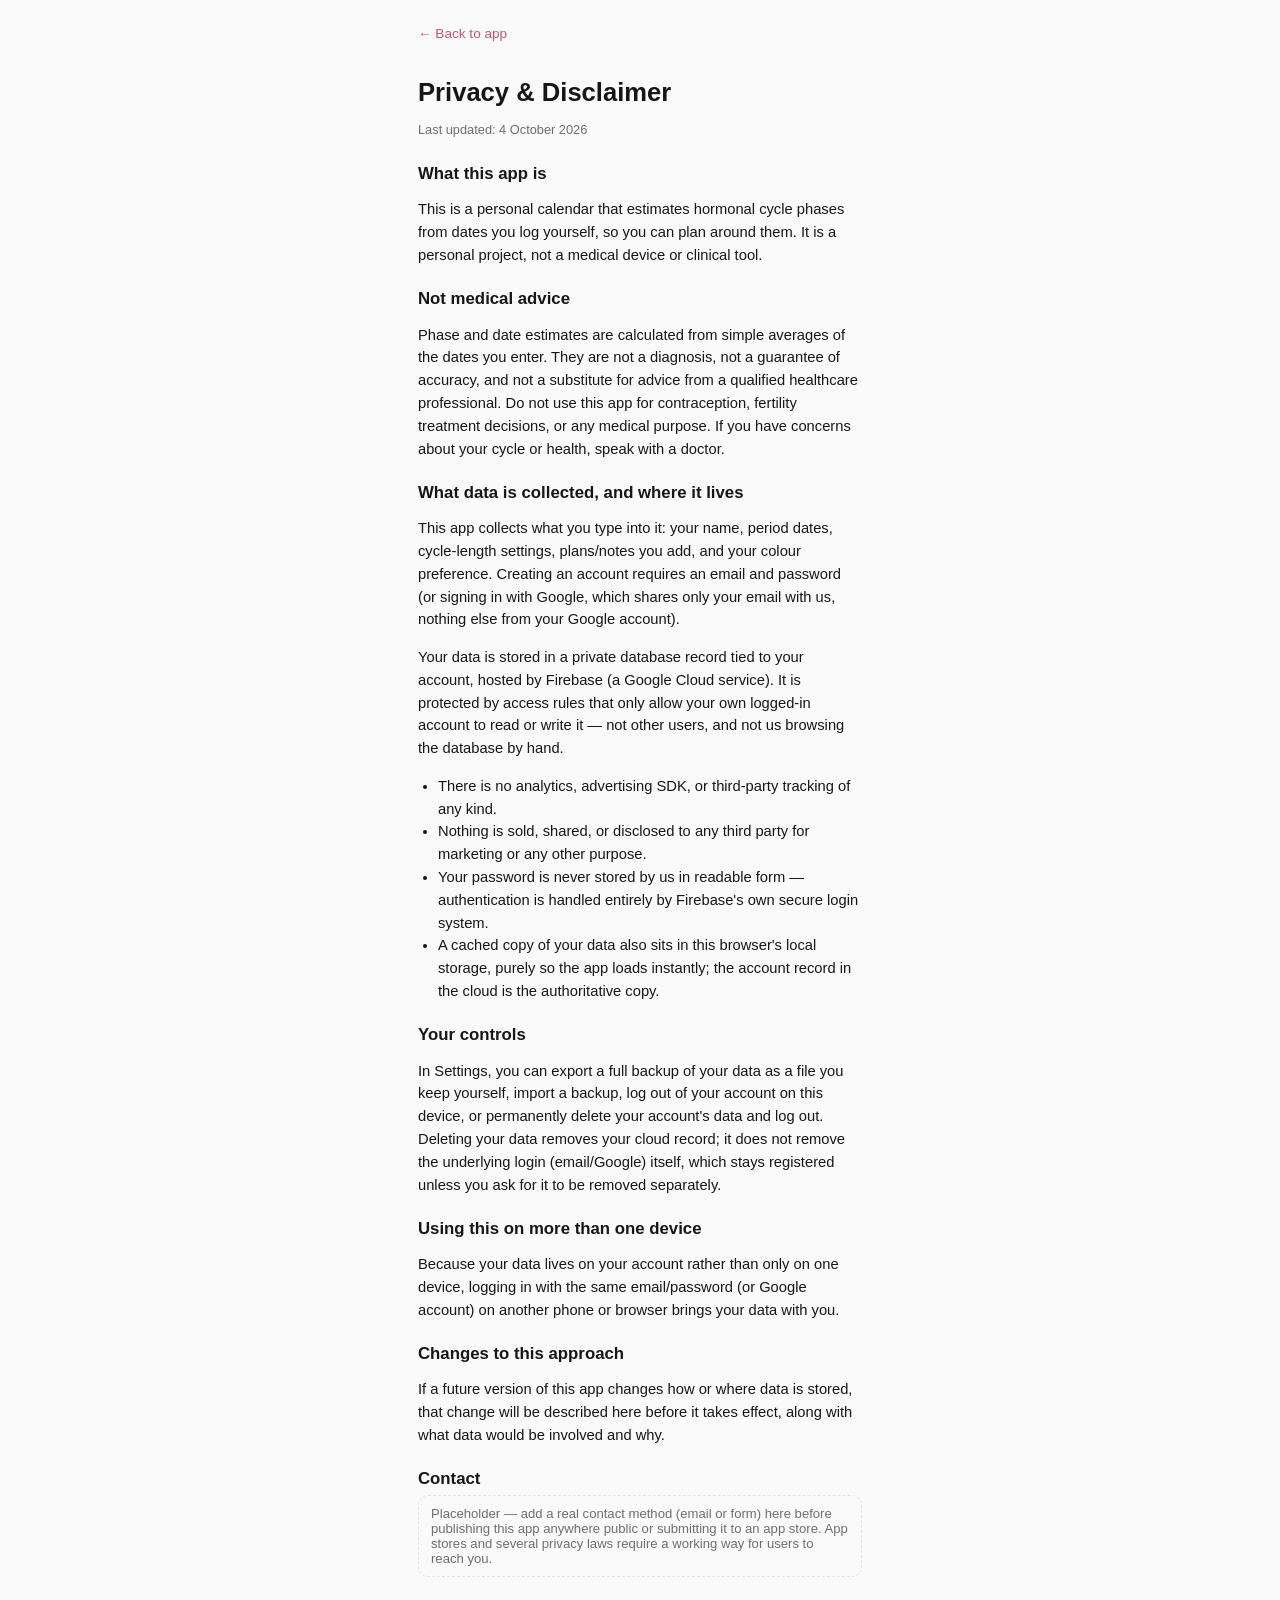
<file: privacy.html>
<!DOCTYPE html>
<html lang="en">
<head>
  <meta charset="UTF-8" />
  <meta name="viewport" content="width=device-width, initial-scale=1.0" />
  <title>Privacy & Disclaimer — Cycle Calendar</title>
  <link rel="stylesheet" href="styles.css" />
  <style>
    .policy { max-width: 480px; margin: 0 auto; padding: 24px 18px 50px; }
    .policy h1 { font-family: var(--serif); font-size: 1.6rem; margin-bottom: 4px; }
    .policy .updated { color: var(--text-muted); font-size: 0.8rem; margin-bottom: 24px; }
    .policy section { margin-bottom: 22px; }
    .policy h2 { font-family: var(--serif); font-size: 1.05rem; margin-bottom: 6px; }
    .policy p, .policy li { font-size: 0.92rem; line-height: 1.55; color: var(--text); }
    .policy ul { padding-left: 20px; margin: 6px 0; }
    .policy .placeholder { background: var(--bg-1); border: 1px dashed var(--border); border-radius: 10px; padding: 10px 12px; font-size: 0.82rem; color: var(--text-muted); }
    .back-link { display: inline-block; margin-bottom: 20px; color: var(--accent); text-decoration: none; font-size: 0.85rem; }
  </style>
</head>
<body>
  <div class="policy">
    <a class="back-link" href="index.html">&larr; Back to app</a>
    <h1>Privacy & Disclaimer</h1>
    <p class="updated">Last updated: 4 October 2026</p>

    <section>
      <h2>What this app is</h2>
      <p>This is a personal calendar that estimates hormonal cycle phases from dates you log yourself, so you can plan around them. It is a personal project, not a medical device or clinical tool.</p>
    </section>

    <section>
      <h2>Not medical advice</h2>
      <p>Phase and date estimates are calculated from simple averages of the dates you enter. They are not a diagnosis, not a guarantee of accuracy, and not a substitute for advice from a qualified healthcare professional. Do not use this app for contraception, fertility treatment decisions, or any medical purpose. If you have concerns about your cycle or health, speak with a doctor.</p>
    </section>

    <section>
      <h2>What data is collected, and where it lives</h2>
      <p>This app collects what you type into it: your name, period dates, cycle-length settings, plans/notes you add, and your colour preference. Creating an account requires an email and password (or signing in with Google, which shares only your email with us, nothing else from your Google account).</p>
      <p>Your data is stored in a private database record tied to your account, hosted by Firebase (a Google Cloud service). It is protected by access rules that only allow your own logged-in account to read or write it — not other users, and not us browsing the database by hand.</p>
      <ul>
        <li>There is no analytics, advertising SDK, or third-party tracking of any kind.</li>
        <li>Nothing is sold, shared, or disclosed to any third party for marketing or any other purpose.</li>
        <li>Your password is never stored by us in readable form — authentication is handled entirely by Firebase's own secure login system.</li>
        <li>A cached copy of your data also sits in this browser's local storage, purely so the app loads instantly; the account record in the cloud is the authoritative copy.</li>
      </ul>
    </section>

    <section>
      <h2>Your controls</h2>
      <p>In Settings, you can export a full backup of your data as a file you keep yourself, import a backup, log out of your account on this device, or permanently delete your account's data and log out. Deleting your data removes your cloud record; it does not remove the underlying login (email/Google) itself, which stays registered unless you ask for it to be removed separately.</p>
    </section>

    <section>
      <h2>Using this on more than one device</h2>
      <p>Because your data lives on your account rather than only on one device, logging in with the same email/password (or Google account) on another phone or browser brings your data with you.</p>
    </section>

    <section>
      <h2>Changes to this approach</h2>
      <p>If a future version of this app changes how or where data is stored, that change will be described here before it takes effect, along with what data would be involved and why.</p>
    </section>

    <section>
      <h2>Contact</h2>
      <div class="placeholder">Placeholder — add a real contact method (email or form) here before publishing this app anywhere public or submitting it to an app store. App stores and several privacy laws require a working way for users to reach you.</div>
    </section>
  </div>
</body>
</html>
</file>
<file: styles.css>
:root {
  --bg-1: #fafafa;
  --bg-2: #fafafa;
  --surface: #ffffff;
  --surface-solid: #ffffff;
  --text: #161616;
  --text-muted: #6e6e6e;
  --text-faint: #aeaeae;
  --border: #e3e3e3;
  --accent: #c1567b;
  --accent-text: #ffffff;
  --danger: #a94b3d;

  --phase-follicular: #c3924b;
  --phase-ovulatory: #5e9879;
  --phase-luteal: #8876b8;

  --serif: 'Bricolage Grotesque', -apple-system, BlinkMacSystemFont, "Segoe UI", Roboto, sans-serif;
  --sans: 'Hanken Grotesk', -apple-system, BlinkMacSystemFont, "Segoe UI", Roboto, sans-serif;
}

@media (prefers-color-scheme: dark) {
  :root {
    --bg-1: #0c0c0c;
    --bg-2: #0c0c0c;
    --surface: #161616;
    --surface-solid: #161616;
    --text: #f3f3f3;
    --text-muted: #9c9c9c;
    --text-faint: #545454;
    --border: #2a2a2a;

    --phase-follicular: #d7a868;
    --phase-ovulatory: #7cb699;
    --phase-luteal: #a393d4;
  }
}

* { box-sizing: border-box; }

body {
  margin: 0;
  font-family: var(--sans);
  color: var(--text);
  background: var(--bg-1);
  min-height: 100vh;
}

#app {
  max-width: 480px;
  margin: 0 auto;
  padding: 18px 16px 140px;
}

/* Brain drawer */

.brain-drawer-scrim {
  position: fixed;
  inset: 0;
  background: rgba(10, 8, 8, 0.4);
  z-index: 45;
  opacity: 0;
  pointer-events: none;
  transition: opacity 0.3s ease;
}

.brain-drawer-scrim.visible {
  opacity: 1;
  pointer-events: auto;
}

.brain-drawer {
  position: fixed;
  left: 10px;
  right: 10px;
  bottom: calc(26px + env(safe-area-inset-bottom, 0px));
  z-index: 50;
  max-width: 460px;
  margin: 0 auto;
  background: var(--surface-solid);
  border: 1px solid var(--border);
  border-radius: 22px;
  box-shadow: 0 10px 36px rgba(0, 0, 0, 0.16);
  display: flex;
  flex-direction: column;
  overflow: hidden;
  height: 98px;
  transition: height 0.35s cubic-bezier(0.22, 0.8, 0.2, 1);
}

.brain-drawer.state-medium {
  height: 34vh;
}

.brain-drawer.state-large {
  height: 88vh;
}

.brain-drawer-grip {
  width: 36px;
  height: 4px;
  border-radius: 2px;
  background: var(--border);
  margin: 9px auto 0;
  flex-shrink: 0;
  cursor: grab;
}

.drawer-tabs {
  display: flex;
  gap: 6px;
  padding: 10px 14px 0;
  flex-shrink: 0;
}

.drawer-tab {
  flex: 1;
  border: none;
  background: var(--bg-1);
  color: var(--text-muted);
  font: inherit;
  font-weight: 600;
  font-size: 0.78rem;
  padding: 7px 10px;
  border-radius: 999px;
  cursor: pointer;
  white-space: nowrap;
}

.drawer-tab.active {
  background: var(--accent);
  color: var(--accent-text);
}

.inbox-bar {
  display: flex;
  align-items: center;
  gap: 10px;
  padding: 8px 14px;
  flex-shrink: 0;
}

.inbox-bar input[type="text"] {
  flex: 1;
  border: none;
  background: var(--bg-1);
  border-radius: 999px;
  padding: 9px 14px;
}

.brain-drawer-body {
  padding: 2px 18px 20px;
  overflow-y: auto;
  flex: 1;
  -webkit-overflow-scrolling: touch;
}

.brain-drawer-meta {
  display: flex;
  justify-content: space-between;
  align-items: baseline;
  gap: 10px;
  margin: 0 0 10px;
}

.brain-drawer-meta .hint {
  margin: 0;
}

.brain-drawer-count {
  color: var(--text-muted);
  font-size: 0.8rem;
  flex-shrink: 0;
}

/* Today/Month pager */

#pager-viewport {
  overflow: hidden;
  transition: height 0.3s ease;
}

.pager {
  display: flex;
  width: 200%;
  transition: transform 0.4s cubic-bezier(0.22, 0.8, 0.2, 1);
}

.pager.at-month {
  transform: translateX(-50%);
}

.pager-page {
  width: 50%;
  flex-shrink: 0;
  min-width: 0;
}

/* Today / home screen */

.home-topbar {
  display: flex;
  justify-content: space-between;
  align-items: center;
  margin-bottom: 28px;
}

.home-topbar .wordmark {
  font-family: var(--serif);
  font-weight: 700;
  letter-spacing: -0.01em;
  font-size: 1.05rem;
  color: var(--text-muted);
}

.greet-eyebrow {
  color: var(--text-muted);
  font-size: 0.9rem;
  margin: 0 0 2px;
}

.greet-date {
  font-family: var(--serif);
  font-weight: 800;
  letter-spacing: -0.02em;
  font-size: 1.9rem;
  line-height: 1.15;
  margin: 0;
  text-wrap: balance;
}

.greet-stat {
  display: flex;
  align-items: center;
  gap: 12px;
  margin: 16px 0 20px;
}

.greet-stat-num {
  font-family: var(--serif);
  font-weight: 800;
  letter-spacing: -0.02em;
  font-size: 2.8rem;
  line-height: 1;
}

.greet-stat-meta {
  display: flex;
  flex-direction: column;
  gap: 4px;
}

.greet-stat-label {
  font-size: 0.68rem;
  font-weight: 700;
  letter-spacing: 0.08em;
  text-transform: uppercase;
  color: var(--text-faint);
}

.greet-phase {
  display: inline-flex;
  align-items: center;
  gap: 7px;
  font-size: 0.78rem;
  font-weight: 700;
  letter-spacing: 0.04em;
  text-transform: uppercase;
  color: var(--text-muted);
}

.greet-phase .dot {
  width: 7px;
  height: 7px;
  border-radius: 50%;
  background: currentColor;
  flex-shrink: 0;
}

.pinboard-section {
  margin: 18px 0 20px;
}

.pinboard-label {
  font-size: 0.72rem;
  font-weight: 700;
  letter-spacing: 0.06em;
  text-transform: uppercase;
  color: var(--text-faint);
  margin: 0 0 12px;
}

.brain-pinboard {
  display: flex;
  flex-wrap: wrap;
  gap: 10px 12px;
}

.brain-bubble {
  position: relative;
  border: none;
  cursor: pointer;
  font: inherit;
  font-weight: 600;
  font-size: 0.86rem;
  line-height: 1.2;
  color: var(--accent-text);
  background: linear-gradient(145deg, color-mix(in srgb, var(--accent) 80%, white 20%), var(--accent));
  padding: 10px 16px;
  border-radius: 999px;
  box-shadow:
    0 6px 14px color-mix(in srgb, var(--accent) 40%, transparent),
    inset 0 1px 1px rgba(255, 255, 255, 0.4);
  transform: rotate(var(--tilt, 0deg));
  animation: bubble-pop-in 0.45s cubic-bezier(0.34, 1.56, 0.64, 1) both;
  animation-delay: var(--bubble-delay, 0s);
}

.brain-bubble:active {
  transform: rotate(var(--tilt, 0deg)) scale(0.94);
}

.brain-bubble.popping {
  animation: bubble-pop-out 0.36s ease-in both;
  pointer-events: none;
}

@keyframes bubble-pop-in {
  0% { transform: rotate(var(--tilt, 0deg)) scale(0.3); opacity: 0; }
  60% { transform: rotate(var(--tilt, 0deg)) scale(1.12); opacity: 1; }
  100% { transform: rotate(var(--tilt, 0deg)) scale(1); opacity: 1; }
}

@keyframes bubble-pop-out {
  0% { transform: rotate(var(--tilt, 0deg)) scale(1); opacity: 1; }
  40% { transform: rotate(var(--tilt, 0deg)) scale(1.3); opacity: 1; }
  100% { transform: rotate(var(--tilt, 0deg)) scale(0); opacity: 0; }
}

@media (prefers-reduced-motion: reduce) {
  .brain-bubble, .brain-bubble.popping { animation: none; }
}

.agenda-card {
  background: var(--surface);
  border: 1px solid var(--border);
  border-radius: 20px;
  padding: 6px 16px;
  box-shadow: 0 10px 30px rgba(0, 0, 0, 0.05);
}

.agenda-label {
  font-size: 0.72rem;
  font-weight: 700;
  letter-spacing: 0.06em;
  text-transform: uppercase;
  color: var(--text-faint);
  margin: 12px 0 2px;
}

.home-agenda-list {
  list-style: none;
  margin: 0;
  padding: 0;
  display: flex;
  flex-direction: column;
  gap: 2px;
}

.home-agenda-list button {
  display: flex;
  align-items: baseline;
  gap: 12px;
  width: 100%;
  text-align: left;
  background: none;
  border: none;
  border-top: 1px solid var(--border);
  padding: 14px 0;
  font: inherit;
  font-size: 0.92rem;
  color: var(--text);
  cursor: pointer;
}

.home-agenda-list li:first-child button {
  border-top: none;
}

.home-agenda-list .agenda-time {
  width: 58px;
  flex-shrink: 0;
  font-size: 0.68rem;
  font-weight: 700;
  letter-spacing: 0.03em;
  text-transform: uppercase;
  color: var(--text-faint);
}

.home-agenda-list .agenda-empty {
  color: var(--text-muted);
  font-style: italic;
}

.home-agenda-list li.is-past button {
  color: var(--text-faint);
}

.home-agenda-list li.is-past .agenda-time {
  color: var(--text-faint);
  opacity: 0.6;
}

.swipe-hint {
  display: flex;
  flex-direction: column;
  align-items: center;
  gap: 8px;
  width: 100%;
  background: none;
  border: none;
  padding: 32px 0 8px;
  color: var(--text-faint);
  cursor: pointer;
}

.swipe-dots {
  display: flex;
  gap: 6px;
}

.swipe-dots span {
  width: 6px;
  height: 6px;
  border-radius: 50%;
  background: var(--border);
}

.swipe-dots span.on {
  background: var(--text-muted);
}

.swipe-txt {
  font-size: 0.68rem;
  letter-spacing: 0.06em;
  text-transform: uppercase;
}

/* Topbar */

.topbar {
  display: flex;
  justify-content: space-between;
  align-items: center;
  margin-bottom: 16px;
}

.app-title {
  font-family: var(--serif);
  font-weight: 700;
  letter-spacing: -0.01em;
  font-size: 1.5rem;
  margin: 0;
  color: var(--text);
}

.icon-chip {
  background: var(--surface-solid);
  border: 1px solid var(--border);
  border-radius: 50%;
  width: 40px;
  height: 40px;
  font-size: 1.1rem;
  cursor: pointer;
  color: var(--text);
  display: flex;
  align-items: center;
  justify-content: center;
}

/* Buttons */

.btn {
  border: none;
  border-radius: 999px;
  padding: 9px 18px;
  font-size: 0.9rem;
  cursor: pointer;
  font-weight: 600;
  font-family: var(--sans);
}

.btn-accent {
  background: var(--accent);
  color: var(--accent-text);
}

.btn-ghost {
  background: transparent;
  color: var(--accent);
  border: 1px solid var(--border);
}

.btn-block {
  display: block;
  width: 100%;
  text-align: center;
  margin-top: 10px;
}

.btn-danger {
  background: transparent;
  color: var(--danger);
  border: 1px solid var(--danger);
  border-radius: 999px;
  padding: 8px 16px;
  cursor: pointer;
  font-weight: 600;
}

.btn-icon {
  background: transparent;
  border: none;
  border-radius: 999px;
  width: 32px;
  height: 32px;
  font-size: 1.1rem;
  cursor: pointer;
  color: var(--text-muted);
}

.btn-add {
  background: var(--accent);
  color: var(--accent-text);
  border: none;
  border-radius: 50%;
  width: 34px;
  height: 34px;
  font-size: 1.2rem;
  line-height: 1;
  cursor: pointer;
  flex-shrink: 0;
}

/* Calendar card */

.calendar-card {
  background: var(--surface);
  border: 1px solid var(--border);
  border-radius: 22px;
  padding: 16px 14px 18px;
  margin-bottom: 16px;
  box-shadow: 0 10px 30px rgba(0, 0, 0, 0.05);
}

.month-nav {
  display: flex;
  justify-content: space-between;
  align-items: center;
  margin-bottom: 8px;
}

.month-nav-center {
  display: flex;
  flex-direction: column;
  align-items: center;
  gap: 2px;
}

#month-label {
  font-family: var(--serif);
  font-weight: 700;
  letter-spacing: -0.01em;
  font-size: 1.15rem;
}

.phase-mode-toggle {
  display: flex;
  justify-content: center;
  gap: 4px;
  margin-bottom: 10px;
  background: var(--surface-solid);
  border: 1px solid var(--border);
  border-radius: 999px;
  padding: 3px;
  width: fit-content;
  margin-left: auto;
  margin-right: auto;
}

.phase-mode-toggle .mode-btn {
  border: none;
  background: transparent;
  padding: 6px 14px;
  border-radius: 999px;
  font-size: 0.76rem;
  color: var(--text-muted);
  cursor: pointer;
  font-weight: 600;
  font-family: var(--sans);
}

.phase-mode-toggle .mode-btn.active {
  background: var(--accent);
  color: var(--accent-text);
}

.topbar-actions {
  display: flex;
  gap: 8px;
  align-items: center;
}

.icon-chip.active {
  color: var(--accent);
  border-color: var(--accent);
}

.topbar-menu-wrap {
  position: relative;
}

.topbar-menu {
  position: absolute;
  top: calc(100% + 8px);
  right: 0;
  z-index: 60;
  background: var(--surface-solid);
  border: 1px solid var(--border);
  border-radius: 16px;
  box-shadow: 0 10px 30px rgba(0, 0, 0, 0.14);
  padding: 6px;
  display: flex;
  flex-direction: column;
  gap: 2px;
  min-width: 170px;
}

.topbar-menu-item {
  display: flex;
  align-items: center;
  gap: 10px;
  width: 100%;
  background: none;
  border: none;
  border-radius: 10px;
  padding: 10px 12px;
  font: inherit;
  font-size: 0.88rem;
  font-weight: 600;
  color: var(--text);
  text-align: left;
  cursor: pointer;
  white-space: nowrap;
}

.topbar-menu-item:hover {
  background: var(--bg-1);
}

.topbar-menu-icon {
  font-size: 1rem;
  width: 20px;
  text-align: center;
  flex-shrink: 0;
  color: var(--text-muted);
}

.menu-icon-ring {
  display: inline-block;
  width: 13px;
  height: 13px;
  border-radius: 50%;
  border: 1.5px solid var(--text-muted);
  background: transparent;
  margin: 0 auto;
}

.weekday-row {
  display: grid;
  grid-template-columns: repeat(7, 1fr);
  text-align: center;
  font-size: 0.68rem;
  letter-spacing: 0.04em;
  color: var(--text-muted);
  margin-bottom: 4px;
}

.calendar-grid {
  display: grid;
  grid-template-columns: repeat(7, 1fr);
  row-gap: 4px;
}

.day-cell {
  position: relative;
  background: transparent;
  border: none;
  cursor: pointer;
  padding: 3px 0;
  display: flex;
  flex-direction: column;
  align-items: center;
  gap: 2px;
  font-size: 0.85rem;
  font-family: var(--sans);
  color: var(--text);
  min-height: 40px;
}

.day-cell:focus-visible {
  outline: 2px solid var(--accent);
  outline-offset: 1px;
  border-radius: 50%;
}

.day-cell.empty {
  cursor: default;
  visibility: hidden;
}

.day-cell .day-num-circle {
  width: 30px;
  height: 30px;
  border-radius: 50%;
  display: flex;
  align-items: center;
  justify-content: center;
  font-weight: 500;
  border: 1.5px solid transparent;
}

.day-cell.today .day-num-circle {
  box-shadow: 0 0 0 2px var(--accent);
  font-weight: 700;
}

.day-cell.selected .day-num-circle {
  outline: 2px solid var(--text);
  outline-offset: 2px;
}

#pattern-date-picker {
  margin-top: 14px;
}

#pattern-date-picker .month-nav {
  margin-bottom: 8px;
}

.day-cell.is-period .day-num-circle {
  background: var(--accent);
  color: var(--accent-text);
  font-weight: 600;
}

.day-cell.is-period.is-predicted .day-num-circle {
  background: transparent;
  border: 1.5px dashed var(--accent);
  color: var(--accent);
}

.day-cell.is-follicular .day-num-circle { background: color-mix(in srgb, var(--phase-follicular) 32%, transparent); }
.day-cell.is-ovulatory .day-num-circle { background: color-mix(in srgb, var(--phase-ovulatory) 32%, transparent); }
.day-cell.is-luteal .day-num-circle { background: color-mix(in srgb, var(--phase-luteal) 32%, transparent); }

/* Squares view */

.squares-grid {
  display: grid;
  grid-template-columns: repeat(7, 1fr);
  gap: 4px;
}

.square-cell {
  position: relative;
  background: var(--bg-1);
  border: 1px solid var(--border);
  border-radius: 8px;
  cursor: pointer;
  padding: 5px 4px;
  min-height: 54px;
  display: flex;
  flex-direction: column;
  align-items: flex-start;
  gap: 3px;
  font-family: var(--sans);
  color: var(--text);
  overflow: hidden;
}

.square-cell.empty {
  background: none;
  border: none;
  cursor: default;
}

.square-cell.today {
  border-color: var(--text);
  border-width: 1.5px;
}

.square-num {
  font-size: 0.72rem;
  font-weight: 700;
}

.square-peek {
  font-size: 0.6rem;
  line-height: 1.2;
  color: var(--text-muted);
  white-space: nowrap;
  overflow: hidden;
  text-overflow: ellipsis;
  max-width: 100%;
}

.square-cell.is-period { background: color-mix(in srgb, var(--accent) 20%, var(--bg-1)); border-color: color-mix(in srgb, var(--accent) 45%, var(--border)); }
.square-cell.is-period.is-predicted { background: var(--bg-1); border: 1.5px dashed var(--accent); }
.square-cell.is-follicular { background: color-mix(in srgb, var(--phase-follicular) 20%, var(--bg-1)); }
.square-cell.is-ovulatory { background: color-mix(in srgb, var(--phase-ovulatory) 20%, var(--bg-1)); }
.square-cell.is-luteal { background: color-mix(in srgb, var(--phase-luteal) 20%, var(--bg-1)); }

/* Accordion view */

.accordion-list {
  position: relative;
  padding-left: 26px;
}

.accordion-row {
  display: block;
  width: 100%;
  box-sizing: border-box;
  text-align: left;
  font: inherit;
  color: inherit;
  background: none;
  border: none;
  border-top: 1px solid var(--border);
  padding: 12px 4px 12px 0;
  cursor: pointer;
}

.accordion-row:last-child {
  border-bottom: 1px solid var(--border);
}

.accordion-row.is-period { background: color-mix(in srgb, var(--accent) 8%, transparent); }
.accordion-row.is-follicular { background: color-mix(in srgb, var(--phase-follicular) 10%, transparent); }
.accordion-row.is-ovulatory { background: color-mix(in srgb, var(--phase-ovulatory) 10%, transparent); }
.accordion-row.is-luteal { background: color-mix(in srgb, var(--phase-luteal) 10%, transparent); }

.accordion-row-head {
  display: flex;
  align-items: baseline;
  gap: 8px;
}

.accordion-day-name {
  font-weight: 700;
  font-size: 0.92rem;
}

.accordion-row.expanded .accordion-day-name {
  font-family: var(--serif);
  font-size: 1.3rem;
  font-weight: 700;
  letter-spacing: -0.01em;
}

.accordion-day-date {
  color: var(--text-muted);
  font-size: 0.78rem;
}

.accordion-phase {
  font-size: 0.72rem;
  font-weight: 700;
  text-transform: uppercase;
  letter-spacing: 0.04em;
  margin: 4px 0 0;
  display: flex;
  align-items: center;
  gap: 6px;
}

.accordion-phase .dot {
  width: 6px;
  height: 6px;
  border-radius: 50%;
  background: currentColor;
}

.accordion-items {
  display: flex;
  flex-direction: column;
  gap: 6px;
  margin-top: 8px;
}

.accordion-item {
  display: flex;
  align-items: center;
  gap: 10px;
  font-size: 0.85rem;
}

.accordion-item-time {
  width: 52px;
  flex-shrink: 0;
  font-size: 0.68rem;
  font-weight: 700;
  letter-spacing: 0.03em;
  text-transform: uppercase;
  color: var(--text-faint);
}

.accordion-ghost {
  font-size: 0.78rem;
  color: var(--text-faint);
  margin: 6px 0 0;
}

.accordion-event-bar {
  position: absolute;
  width: 3px;
  border-radius: 3px;
  pointer-events: none;
}

.accordion-event-label {
  position: absolute;
  writing-mode: vertical-rl;
  transform: rotate(180deg);
  font-size: 0.62rem;
  font-weight: 700;
  letter-spacing: 0.03em;
  display: flex;
  align-items: center;
  justify-content: center;
  white-space: nowrap;
  pointer-events: none;
}

.legend {
  display: flex;
  flex-wrap: wrap;
  justify-content: center;
  gap: 10px;
  margin: 12px 0 4px;
  font-size: 0.72rem;
  color: var(--text-muted);
}

.legend-item {
  display: flex;
  align-items: center;
  gap: 5px;
}

.legend-swatch {
  width: 9px;
  height: 9px;
  border-radius: 50%;
  display: inline-block;
}

/* Brain */

.inbox-form {
  display: flex;
  gap: 8px;
  margin-bottom: 12px;
  align-items: center;
}

.inbox-form input[type="text"] {
  flex: 1;
}

.bullet-list {
  list-style: disc;
  padding-left: 20px;
  margin: 0;
  display: flex;
  flex-direction: column;
  gap: 8px;
}

.bullet-list li {
  display: flex;
  align-items: center;
  gap: 6px;
  font-size: 0.92rem;
}

.bullet-list li.inbox-empty {
  list-style: none;
  padding-left: 0;
  color: var(--text-muted);
  font-style: italic;
  font-size: 0.85rem;
}

.bullet-list .inbox-title {
  flex: 1;
}

.bullet-list .inbox-date-input {
  border: none;
  background: transparent;
  color: var(--accent);
  font-size: 0.8rem;
  width: 0;
  padding: 0;
  opacity: 0;
  pointer-events: none;
}

.bullet-list .inbox-date-input.active {
  width: auto;
  opacity: 1;
  pointer-events: auto;
  padding: 3px 5px;
  border: 1px solid var(--border);
  border-radius: 6px;
  background: var(--surface-solid);
}

.bullet-list button {
  background: none;
  border: none;
  cursor: pointer;
  font-size: 0.85rem;
  color: var(--text-muted);
  line-height: 1;
  opacity: 0.7;
}

#shopping-list {
  list-style: none;
  padding-left: 0;
}

.shopping-check {
  width: 19px;
  height: 19px;
  border-radius: 50%;
  border: 1.5px solid var(--border);
  background: none;
  flex-shrink: 0;
  display: flex;
  align-items: center;
  justify-content: center;
  font-size: 0.68rem;
  color: var(--accent-text);
  cursor: pointer;
  padding: 0;
  opacity: 1;
}

.shopping-item.is-checked .shopping-check {
  background: var(--accent);
  border-color: var(--accent);
}

.shopping-item.is-checked .inbox-title {
  text-decoration: line-through;
  color: var(--text-faint);
}

.disclaimer {
  margin-top: 16px;
  font-size: 0.68rem;
  color: var(--text-muted);
  text-align: center;
  line-height: 1.4;
}

.disclaimer a {
  color: var(--accent);
}

/* Modals */
.modal-overlay {
  position: fixed;
  inset: 0;
  background: rgba(40, 20, 25, 0.35);
  display: flex;
  align-items: flex-end;
  justify-content: center;
  z-index: 100;
}

.modal-overlay.hidden {
  display: none;
}

.modal {
  background: var(--surface-solid);
  color: var(--text);
  width: 100%;
  max-width: 480px;
  max-height: 88vh;
  overflow-y: auto;
  border-radius: 22px 22px 0 0;
  padding: 22px 20px 30px;
  position: relative;
}

@media (min-width: 600px) {
  .modal-overlay { align-items: center; }
  .modal { border-radius: 22px; }
}

.modal h2 {
  margin-top: 0;
  font-family: var(--serif);
  font-weight: 700;
  letter-spacing: -0.01em;
}

.modal-close {
  position: absolute;
  top: 14px;
  right: 14px;
  background: none;
  border: none;
  font-size: 1.4rem;
  cursor: pointer;
  color: var(--text-muted);
}

.phase-banner {
  padding: 12px 14px;
  border-radius: 12px;
  margin-bottom: 16px;
  font-size: 0.88rem;
}

.modal-section {
  margin-bottom: 20px;
}

.modal-section-header {
  display: flex;
  justify-content: space-between;
  align-items: center;
}

.modal h3 {
  margin: 0 0 8px;
  font-size: 0.95rem;
}

.hint {
  color: var(--text-muted);
  font-size: 0.8rem;
  margin-top: 0;
}

.event-list {
  list-style: none;
  padding: 0;
  margin: 0 0 10px;
  display: flex;
  flex-direction: column;
  gap: 6px;
}

.event-list li {
  display: flex;
  justify-content: space-between;
  align-items: center;
  background: var(--bg-1);
  border: 1px solid var(--border);
  border-radius: 10px;
  padding: 8px 10px;
  font-size: 0.88rem;
}

#pattern-list li {
  background: color-mix(in srgb, var(--accent) 28%, var(--surface-solid));
  border-color: color-mix(in srgb, var(--accent) 45%, var(--border));
}

.event-list .event-remove {
  background: none;
  border: none;
  color: var(--text-muted);
  cursor: pointer;
  font-size: 1rem;
}

.event-list .event-time {
  color: var(--text-muted);
  font-size: 0.78rem;
  margin-right: 6px;
}

.event-form {
  display: flex;
  gap: 6px;
}

/* Meal diary */

.meals-phase-line {
  display: flex;
  align-items: center;
  gap: 7px;
  font-size: 0.78rem;
  font-weight: 700;
  letter-spacing: 0.04em;
  text-transform: uppercase;
  margin: 12px 0 4px;
}

.meals-phase-line .dot {
  width: 7px;
  height: 7px;
  border-radius: 50%;
  background: currentColor;
  flex-shrink: 0;
}

.meals-list {
  list-style: none;
  padding: 0;
  margin: 0 0 10px;
  display: flex;
  flex-direction: column;
  gap: 8px;
}

.meal-entry {
  display: flex;
  align-items: center;
  gap: 10px;
  background: var(--bg-1);
  border: 1px solid var(--border);
  border-radius: 12px;
  padding: 8px 10px;
}

.meal-entry-text {
  flex: 1;
  font-size: 0.9rem;
  cursor: pointer;
  text-align: left;
  background: none;
  border: none;
  color: var(--text);
  font-family: inherit;
  padding: 0;
}

.meal-entry-photo {
  width: 48px;
  height: 48px;
  border-radius: 8px;
  object-fit: cover;
  flex-shrink: 0;
  display: block;
}

.meal-entry-empty {
  color: var(--text-muted);
  font-style: italic;
  font-size: 0.88rem;
  padding: 4px 0;
}

.event-form input[type="text"] {
  flex: 1;
}

.event-options-toggle {
  display: block;
  width: 100%;
  text-align: left;
  background: none;
  border: none;
  color: var(--text-muted);
  font-size: 0.78rem;
  font-family: inherit;
  cursor: pointer;
  padding: 8px 0 0;
}

.event-options-toggle:hover {
  color: var(--text);
}

.event-options {
  margin-top: 10px;
  padding-top: 10px;
  border-top: 1px dashed var(--border);
  display: flex;
  flex-direction: column;
  gap: 10px;
}

.event-option-row {
  display: flex;
  align-items: center;
  justify-content: space-between;
  gap: 10px;
  font-size: 0.85rem;
  color: var(--text-muted);
  margin-bottom: 0;
}

.event-option-row > span:first-child {
  flex-shrink: 0;
}

.event-option-row input[type="date"],
.event-option-row select {
  flex: 1;
  max-width: 190px;
}

.event-option-row .color-swatches {
  margin-bottom: 0;
  flex-wrap: wrap;
  justify-content: flex-end;
}

.color-swatch.none {
  background: var(--surface-solid);
  border: 2px solid var(--border);
  position: relative;
}

.color-swatch.none::after {
  content: "";
  position: absolute;
  inset: 6px;
  border-radius: 50%;
  border: 1.5px solid var(--text-faint);
}

label {
  display: flex;
  flex-direction: column;
  gap: 4px;
  font-size: 0.85rem;
  margin-bottom: 12px;
  color: var(--text-muted);
}

input[type="text"],
input[type="date"],
input[type="time"],
input[type="number"],
select {
  font-family: inherit;
  font-size: 0.9rem;
  padding: 8px 10px;
  border-radius: 10px;
  border: 1px solid var(--border);
  background: var(--bg-1);
  color: var(--text);
  color-scheme: light dark;
}

.period-history-list {
  list-style: none;
  padding: 0;
  margin: 0;
  display: flex;
  flex-direction: column;
  gap: 6px;
  max-height: 200px;
  overflow-y: auto;
}

.period-history-list li {
  display: flex;
  justify-content: space-between;
  align-items: center;
  background: var(--bg-1);
  border: 1px solid var(--border);
  border-radius: 10px;
  padding: 6px 10px;
  font-size: 0.85rem;
}

.period-history-list .event-remove {
  background: none;
  border: none;
  color: var(--text-muted);
  cursor: pointer;
  font-size: 1rem;
}

.period-history-edit {
  background: none;
  border: none;
  color: var(--text);
  font-family: inherit;
  font-size: 0.85rem;
  text-align: left;
  cursor: pointer;
  padding: 0;
  flex: 1;
}

.period-history-edit:hover {
  color: var(--accent);
}

.settings-data-actions {
  display: flex;
  flex-wrap: wrap;
  gap: 8px;
}

/* Color swatches */

.color-swatches {
  display: flex;
  gap: 10px;
  margin-bottom: 14px;
}

.color-swatch {
  width: 32px;
  height: 32px;
  border-radius: 50%;
  border: 2px solid transparent;
  cursor: pointer;
  padding: 0;
}

.color-swatch.selected {
  border-color: var(--text);
  box-shadow: 0 0 0 2px var(--surface-solid);
}

/* Cycle wheel */

.next-period-headline {
  text-align: center;
  font-family: var(--serif);
  font-weight: 700;
  letter-spacing: -0.01em;
  font-size: 1.3rem;
  margin-bottom: 4px;
  color: var(--accent);
}

.wheel-wrap {
  position: relative;
  width: 200px;
  height: 200px;
  margin: 8px auto 14px;
}

#cycle-wheel {
  width: 100%;
  height: 100%;
}

.wheel-center {
  position: absolute;
  inset: 0;
  display: flex;
  flex-direction: column;
  align-items: center;
  justify-content: center;
  text-align: center;
  pointer-events: none;
}

.wheel-center #wheel-day {
  font-family: var(--serif);
  font-weight: 700;
  letter-spacing: -0.01em;
  font-size: 2.2rem;
  line-height: 1;
}

.wheel-center #wheel-phase {
  font-size: 0.72rem;
  letter-spacing: 0.08em;
  text-transform: uppercase;
  color: var(--text-muted);
  margin-top: 4px;
}

.stat-row {
  display: flex;
  gap: 10px;
  margin-bottom: 8px;
}

.stat-card {
  flex: 1;
  background: var(--bg-1);
  border: 1px solid var(--border);
  border-radius: 14px;
  padding: 12px 10px;
  display: flex;
  flex-direction: column;
  align-items: center;
  text-align: center;
  gap: 2px;
}

.stat-value {
  font-family: var(--serif);
  font-weight: 700;
  letter-spacing: -0.01em;
  font-size: 1.4rem;
}

.stat-label {
  font-size: 0.7rem;
  color: var(--text-muted);
}

.consent-label {
  display: flex !important;
  flex-direction: row !important;
  align-items: flex-start;
  gap: 8px;
  font-size: 0.78rem;
}

.consent-label input[type="checkbox"] {
  margin-top: 2px;
  flex-shrink: 0;
  width: 16px;
  height: 16px;
}

.consent-label a {
  color: var(--accent);
}

/* Visual date pickers (onboarding, log period) */

.field-label {
  font-size: 0.85rem;
  color: var(--text-muted);
  margin-bottom: 6px;
}

.mini-calendar {
  background: var(--bg-1);
  border: 1px solid var(--border);
  border-radius: 14px;
  padding: 10px;
  margin-bottom: 14px;
}

.mini-calendar .month-nav {
  margin-bottom: 6px;
}

.mini-calendar #onboard-picker-label,
.mini-calendar #log-period-picker-label {
  font-family: var(--serif);
  font-weight: 700;
  letter-spacing: -0.01em;
  font-size: 0.95rem;
}

/* Pattern log: multi-day selection */

.selected-days-list {
  list-style: none;
  margin: 0 0 6px;
  padding: 0;
  display: flex;
  flex-direction: column;
  gap: 6px;
}

.selected-days-list li {
  display: flex;
  justify-content: space-between;
  align-items: center;
  gap: 8px;
  background: color-mix(in srgb, var(--accent) 14%, var(--bg-1));
  border: 1px solid color-mix(in srgb, var(--accent) 30%, var(--border));
  border-radius: 10px;
  padding: 7px 10px;
  font-size: 0.82rem;
}

.selected-days-list .selected-day-tag {
  color: var(--text-muted);
}

.selected-days-list button {
  background: none;
  border: none;
  color: var(--text-muted);
  cursor: pointer;
  font-size: 1rem;
  line-height: 1;
}

/* Pattern indicator line on calendar cells */

.pattern-line {
  width: 55%;
  height: 3px;
  background: var(--accent);
  border-radius: 2px;
  margin: 2px auto 0;
}

/* Day timeline */

.day-timeline-anytime {
  display: flex;
  flex-wrap: wrap;
  gap: 6px;
  margin-bottom: 8px;
}

.day-timeline-anytime .anytime-label {
  font-size: 0.72rem;
  color: var(--text-muted);
  width: 100%;
}

.day-timeline-scroll {
  position: relative;
  height: 260px;
  overflow-y: auto;
  border: 1px solid var(--border);
  border-radius: 12px;
  margin-bottom: 12px;
  background: var(--bg-1);
}

.day-timeline-inner {
  position: relative;
}

.timeline-hour-row {
  position: relative;
  height: 44px;
  display: flex;
  border-bottom: 1px solid var(--border);
  cursor: pointer;
}

.timeline-hour-row:hover {
  background: rgba(0, 0, 0, 0.02);
}

.timeline-hour-label {
  width: 50px;
  flex-shrink: 0;
  font-size: 0.68rem;
  color: var(--text-muted);
  padding: 3px 6px;
  text-align: right;
  border-right: 1px solid var(--border);
}

.timeline-event-chip {
  position: absolute;
  left: 56px;
  right: 6px;
  min-height: 30px;
  background: var(--accent);
  color: var(--accent-text);
  border-radius: 8px;
  padding: 3px 8px;
  font-size: 0.76rem;
  line-height: 1.3;
  cursor: pointer;
  overflow: hidden;
  white-space: nowrap;
  text-overflow: ellipsis;
  z-index: 2;
  box-shadow: 0 2px 6px rgba(0, 0, 0, 0.1);
}

.timeline-event-chip .chip-time {
  font-size: 0.66rem;
  opacity: 0.85;
  margin-right: 4px;
}

.anytime-chip {
  background: var(--bg-1);
  border: 1px solid var(--border);
  border-radius: 999px;
  padding: 4px 10px;
  font-size: 0.78rem;
  cursor: pointer;
}

.edit-actions {
  display: flex;
  gap: 8px;
  margin-top: 8px;
}

/* Welcome wizard */

.welcome-step {
  display: flex;
  flex-direction: column;
  gap: 10px;
}

.welcome-step form {
  display: flex;
  flex-direction: column;
}

.welcome-step input[type="text"],
.welcome-step input[type="email"],
.welcome-step input[type="password"],
.welcome-step input[type="number"] {
  margin-bottom: 10px;
}

.error-text {
  color: var(--danger);
  min-height: 1em;
}

.welcome-loading {
  position: fixed;
  inset: 0;
  background: var(--bg-1);
  display: flex;
  align-items: center;
  justify-content: center;
  z-index: 200;
}

.spinner {
  width: 36px;
  height: 36px;
  border-radius: 50%;
  border: 3px solid var(--border);
  border-top-color: var(--accent);
  animation: spin 0.8s linear infinite;
}

@keyframes spin {
  to { transform: rotate(360deg); }
}

.hidden {
  display: none !important;
}
</file>
